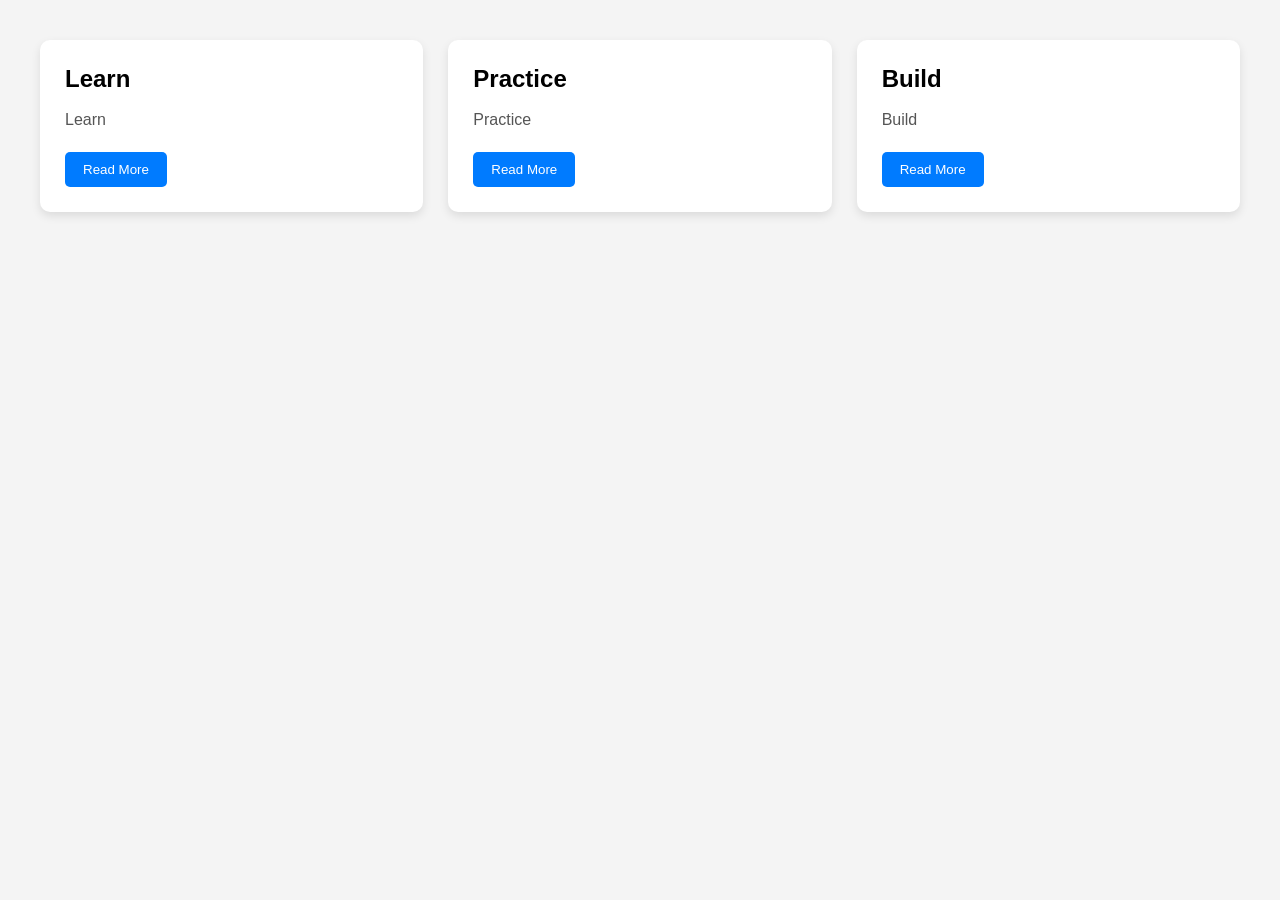
<file: html-css assignment/11.Column card/index.html>
<!DOCTYPE html>
<html lang="en">
<head>
  <meta charset="UTF-8">
  <meta name="viewport" content="width=device-width, initial-scale=1.0">
  <title>Card Grid</title>
  <link rel="stylesheet" href="style.css">
</head>
<body>

  <div class="card-container">

    <div class="card">
      <h2>Learn</h2>
      <p>
        Learn
      </p>
      <button>Read More</button>
    </div>

    <div class="card">
      <h2>Practice</h2>
      <p>
        Practice
      </p>
      <button>Read More</button>
    </div>

    <div class="card">
      <h2>Build</h2>
      <p>
        Build
      </p>
      <button>Read More</button>
    </div>

  </div>

</body>
</html>
</file>
<file: html-css assignment/11.Column card/style.css>
*{
  margin:0;
  padding:0;
  box-sizing:border-box;
}

body{
  font-family:Arial, sans-serif;
  background:#f4f4f4;
  padding:40px;
}

.card-container{
  display:grid;
  grid-template-columns:repeat(3, 1fr);
  gap:25px;
}

.card{
  background:white;
  padding:25px;
  border-radius:10px;
  box-shadow:0 4px 10px rgba(0,0,0,0.1);
  transition:0.3s;
}


.card h2{
  margin-bottom:15px;
}

.card p{
  margin-bottom:20px;
  color:#555;
  line-height:1.5;
}

.card button{
  padding:10px 18px;
  border:none;
  background:#007bff;
  color:white;
  border-radius:5px;
  cursor:pointer;
}
</file>
